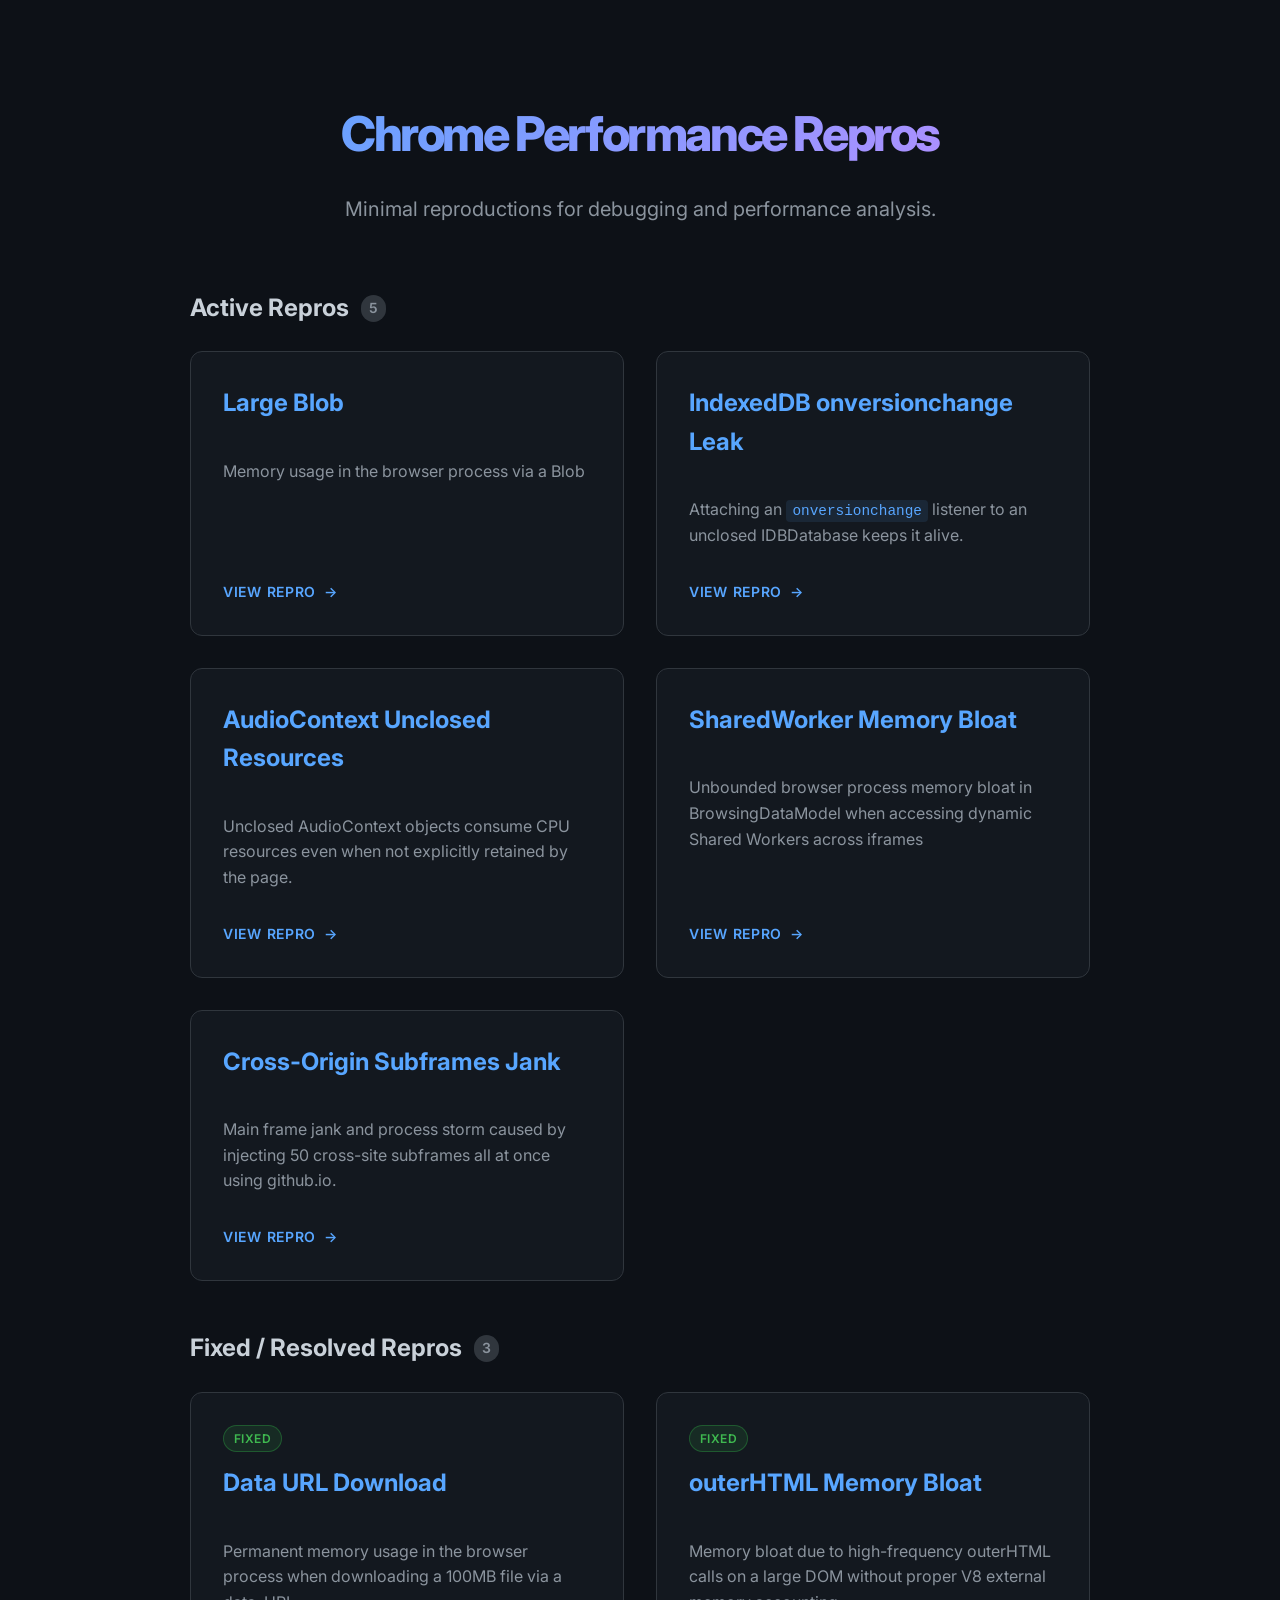
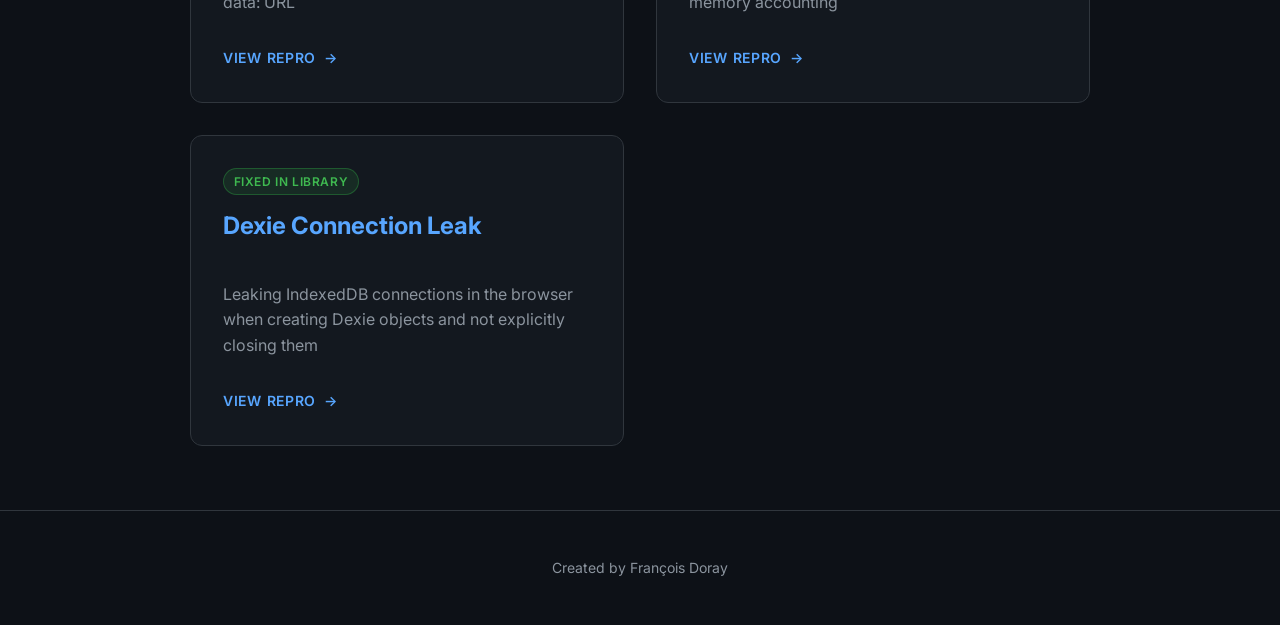
<file: index.html>
<!doctype html>
<html lang="en">
  <head>
    <meta charset="UTF-8" />
    <meta name="viewport" content="width=device-width, initial-scale=1.0" />
    <title>Chrome Performance Repros</title>
    <link rel="stylesheet" href="styles.css" />
    <link rel="preconnect" href="https://fonts.googleapis.com" />
    <link rel="preconnect" href="https://fonts.gstatic.com" crossorigin />
    <link
      href="https://fonts.googleapis.com/css2?family=Inter:wght@400;500;600;800&display=swap"
      rel="stylesheet"
    />
    <meta
      name="description"
      content="A collection of minimal reproductions for Chrome performance issues."
    />
  </head>
  <body>
    <div class="container">
      <header>
        <h1>Chrome Performance Repros</h1>
        <p class="subtitle">
          Minimal reproductions for debugging and performance analysis.
        </p>
      </header>

      <h2 class="section-title">Active Repros <span class="count">5</span></h2>
      <div class="repros-grid">
        <a href="blob-leak.html" class="card">
          <h2>Large Blob</h2>
          <p>Memory usage in the browser process via a Blob</p>
          <div class="card-footer">View Repro</div>
        </a>

        <a href="idb-onversionchange-leak.html" class="card">
          <h2>IndexedDB onversionchange Leak</h2>
          <p>
            Attaching an <code>onversionchange</code> listener to an unclosed IDBDatabase keeps it alive.
          </p>
          <div class="card-footer">View Repro</div>
        </a>

        <a href="audio-context-leak.html" class="card">
          <h2>AudioContext Unclosed Resources</h2>
          <p>
            Unclosed AudioContext objects consume CPU resources even when not explicitly retained by the page.
          </p>
          <div class="card-footer">View Repro</div>
        </a>

        <a href="shared-worker-leak.html" class="card">
          <h2>SharedWorker Memory Bloat</h2>
          <p>
            Unbounded browser process memory bloat in BrowsingDataModel when
            accessing dynamic Shared Workers across iframes
          </p>
          <div class="card-footer">View Repro</div>
        </a>

        <a href="cross-origin-subframes-jank.html" class="card">
          <h2>Cross-Origin Subframes Jank</h2>
          <p>
            Main frame jank and process storm caused by injecting 50 cross-site
            subframes all at once using github.io.
          </p>
          <div class="card-footer">View Repro</div>
        </a>
      </div>

      <h2 class="section-title">Fixed / Resolved Repros <span class="count">3</span></h2>
      <div class="repros-grid">
        <a href="data-url-download.html" class="card">
          <span class="badge badge-fixed">Fixed</span>
          <h2>Data URL Download</h2>
          <p>
            Permanent memory usage in the browser process when downloading a
            100MB file via a data: URL
          </p>
          <div class="card-footer">View Repro</div>
        </a>

        <a href="outer-html-leak.html" class="card">
          <span class="badge badge-fixed">Fixed</span>
          <h2>outerHTML Memory Bloat</h2>
          <p>
            Memory bloat due to high-frequency outerHTML calls on a large DOM
            without proper V8 external memory accounting
          </p>
          <div class="card-footer">View Repro</div>
        </a>

        <a href="dexie-leak.html" class="card">
          <span class="badge badge-fixed">Fixed in Library</span>
          <h2>Dexie Connection Leak</h2>
          <p>
            Leaking IndexedDB connections in the browser when creating Dexie
            objects and not explicitly closing them
          </p>
          <div class="card-footer">View Repro</div>
        </a>
      </div>
    </div>

    <footer>
      <p>Created by François Doray</p>
    </footer>
  </body>
</html>
</file>
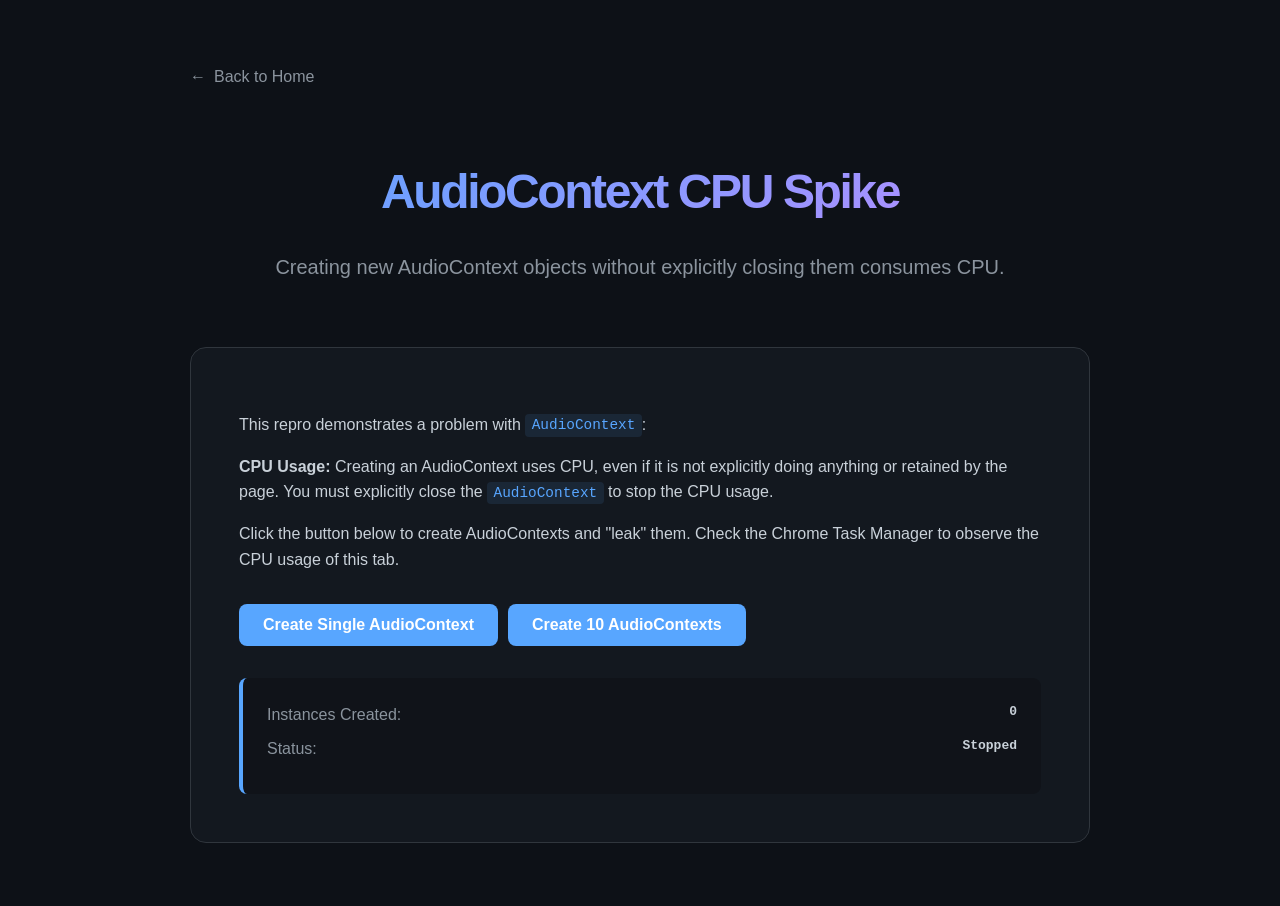
<file: audio-context-leak.html>
<!doctype html>
<html lang="en">
  <head>
    <meta charset="UTF-8" />
    <meta name="viewport" content="width=device-width, initial-scale=1.0" />
    <title>AudioContext Leak Repro</title>
    <link rel="stylesheet" href="styles.css" />
  </head>
  <body>
    <div class="container">
      <a href="index.html" class="back-link">Back to Home</a>

      <header>
        <h1>AudioContext CPU Spike</h1>
        <p class="subtitle">
          Creating new AudioContext objects without explicitly closing them consumes CPU.
        </p>
      </header>

      <section class="repro-container">
        <p>
          This repro demonstrates a problem with <code>AudioContext</code>:
        </p>
        <p>
          <strong>CPU Usage:</strong> Creating an AudioContext uses CPU, even if it is not explicitly doing anything or retained by the page. You must explicitly close the <code>AudioContext</code> to stop the CPU usage.
        </p>
        <p>
          Click the button below to create AudioContexts and "leak" them. Check the Chrome Task Manager to observe the CPU usage of this tab.
        </p>

        <div style="margin-top: 2rem; display: flex; gap: 10px;">
          <button id="singleBtn" class="btn">Create Single AudioContext</button>
          <button id="tenBtn" class="btn">Create 10 AudioContexts</button>
        </div>

        <div class="status-panel">
          <div class="status-item">
            <span class="status-label">Instances Created:</span>
            <span class="status-value" id="instanceCount">0</span>
          </div>
          <div class="status-item">
            <span class="status-label">Status:</span>
            <span class="status-value" id="statusText">Stopped</span>
          </div>
        </div>
      </section>
    </div>

    <script>
      let count = 0;
      const singleBtn = document.getElementById("singleBtn");
      const tenBtn = document.getElementById("tenBtn");
      const instanceCountEl = document.getElementById("instanceCount");
      const statusTextEl = document.getElementById("statusText");

      function createSingle() {
        // Create an AudioContext without retaining it or explicitly closing it.
        new AudioContext();
        
        count++;
        instanceCountEl.innerText = count.toLocaleString();
        
        // Show status change briefly or permanently
        statusTextEl.innerText = "Single AudioContext Created";
      }

      function createTen() {
        for (let i = 0; i < 10; i++) {
          new AudioContext();
          count++;
        }
        instanceCountEl.innerText = count.toLocaleString();
        statusTextEl.innerText = "10 AudioContexts Created. Check Task Manager.";
      }

      singleBtn.addEventListener("click", () => {
        createSingle();
      });

      tenBtn.addEventListener("click", () => {
        createTen();
      });
    </script>
  </body>
</html>
</file>
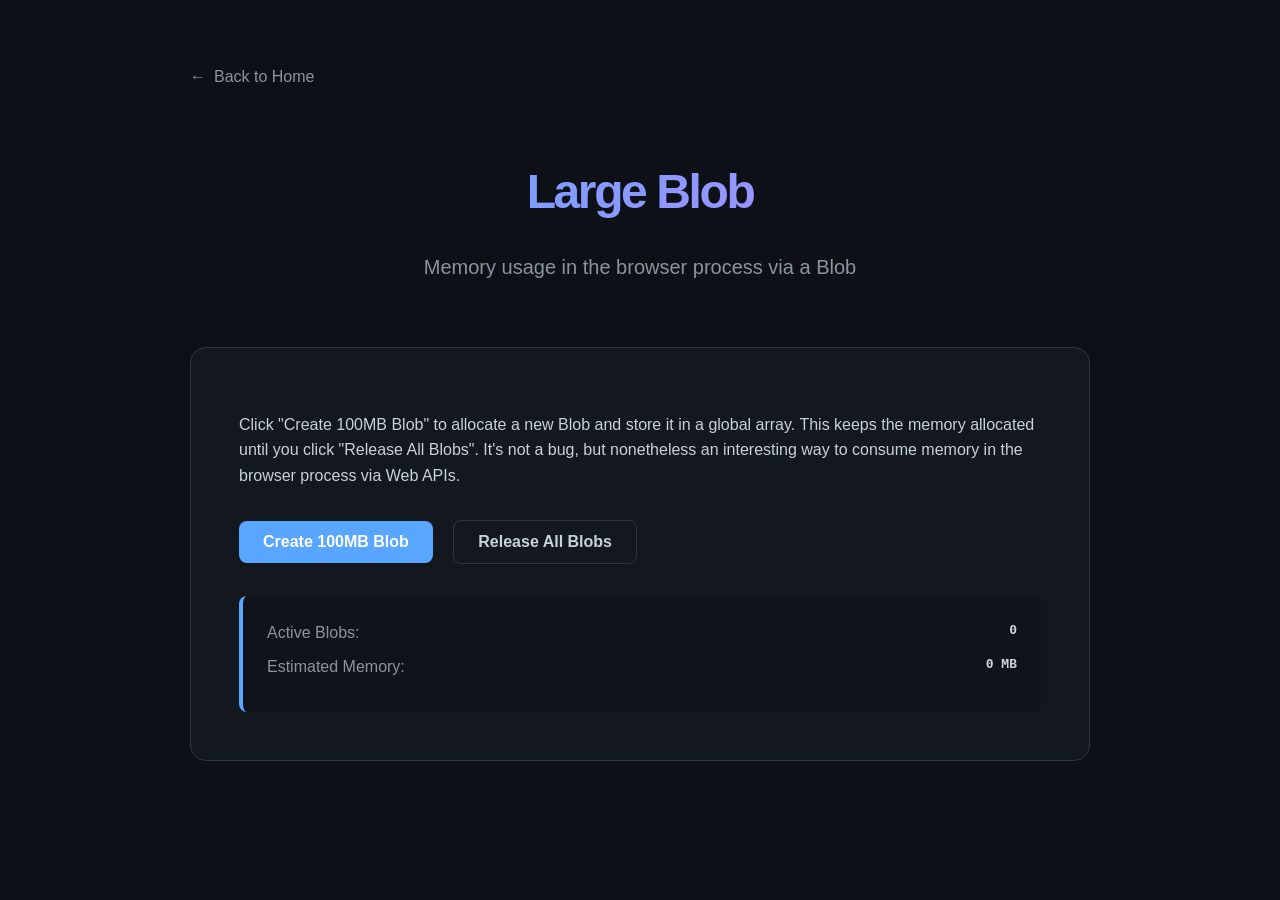
<file: blob-leak.html>
<!doctype html>
<html lang="en">
  <head>
    <meta charset="UTF-8" />
    <meta name="viewport" content="width=device-width, initial-scale=1.0" />
    <title>Large Blob Leak Repro</title>
    <link rel="stylesheet" href="styles.css" />
  </head>
  <body>
    <div class="container">
      <a href="index.html" class="back-link">Back to Home</a>

      <header>
        <h1>Large Blob</h1>
        <p class="subtitle">Memory usage in the browser process via a Blob</p>
      </header>

      <section class="repro-container">
        <p>
          Click "Create 100MB Blob" to allocate a new Blob and store it in a
          global array. This keeps the memory allocated until you click "Release
          All Blobs". It's not a bug, but nonetheless an interesting way to
          consume memory in the browser process via Web APIs.
        </p>

        <div style="margin-top: 2rem">
          <button id="createBtn" class="btn">Create 100MB Blob</button>
          <button id="releaseBtn" class="btn btn-secondary">
            Release All Blobs
          </button>
        </div>

        <div class="status-panel">
          <div class="status-item">
            <span class="status-label">Active Blobs:</span>
            <span class="status-value" id="blobCount">0</span>
          </div>
          <div class="status-item">
            <span class="status-label">Estimated Memory:</span>
            <span class="status-value" id="memValue">0 MB</span>
          </div>
        </div>
      </section>
    </div>

    <script>
      const blobs = [];
      const blobCountEl = document.getElementById("blobCount");
      const memValueEl = document.getElementById("memValue");
      const createBtn = document.getElementById("createBtn");
      const releaseBtn = document.getElementById("releaseBtn");

      function updateUI() {
        blobCountEl.innerText = blobs.length;
        memValueEl.innerText = blobs.length * 100 + " MB";
      }

      createBtn.addEventListener("click", () => {
        // Create a 100MB buffer of data
        const size = 100 * 1024 * 1024;
        const buffer = new Uint8Array(size).fill(42); // Just some data

        const blob = new Blob([buffer], { type: "application/octet-stream" });
        blobs.push(blob);

        updateUI();
      });

      releaseBtn.addEventListener("click", () => {
        blobs.length = 0; // Clear the array
        updateUI();
      });
    </script>
  </body>
</html>
</file>
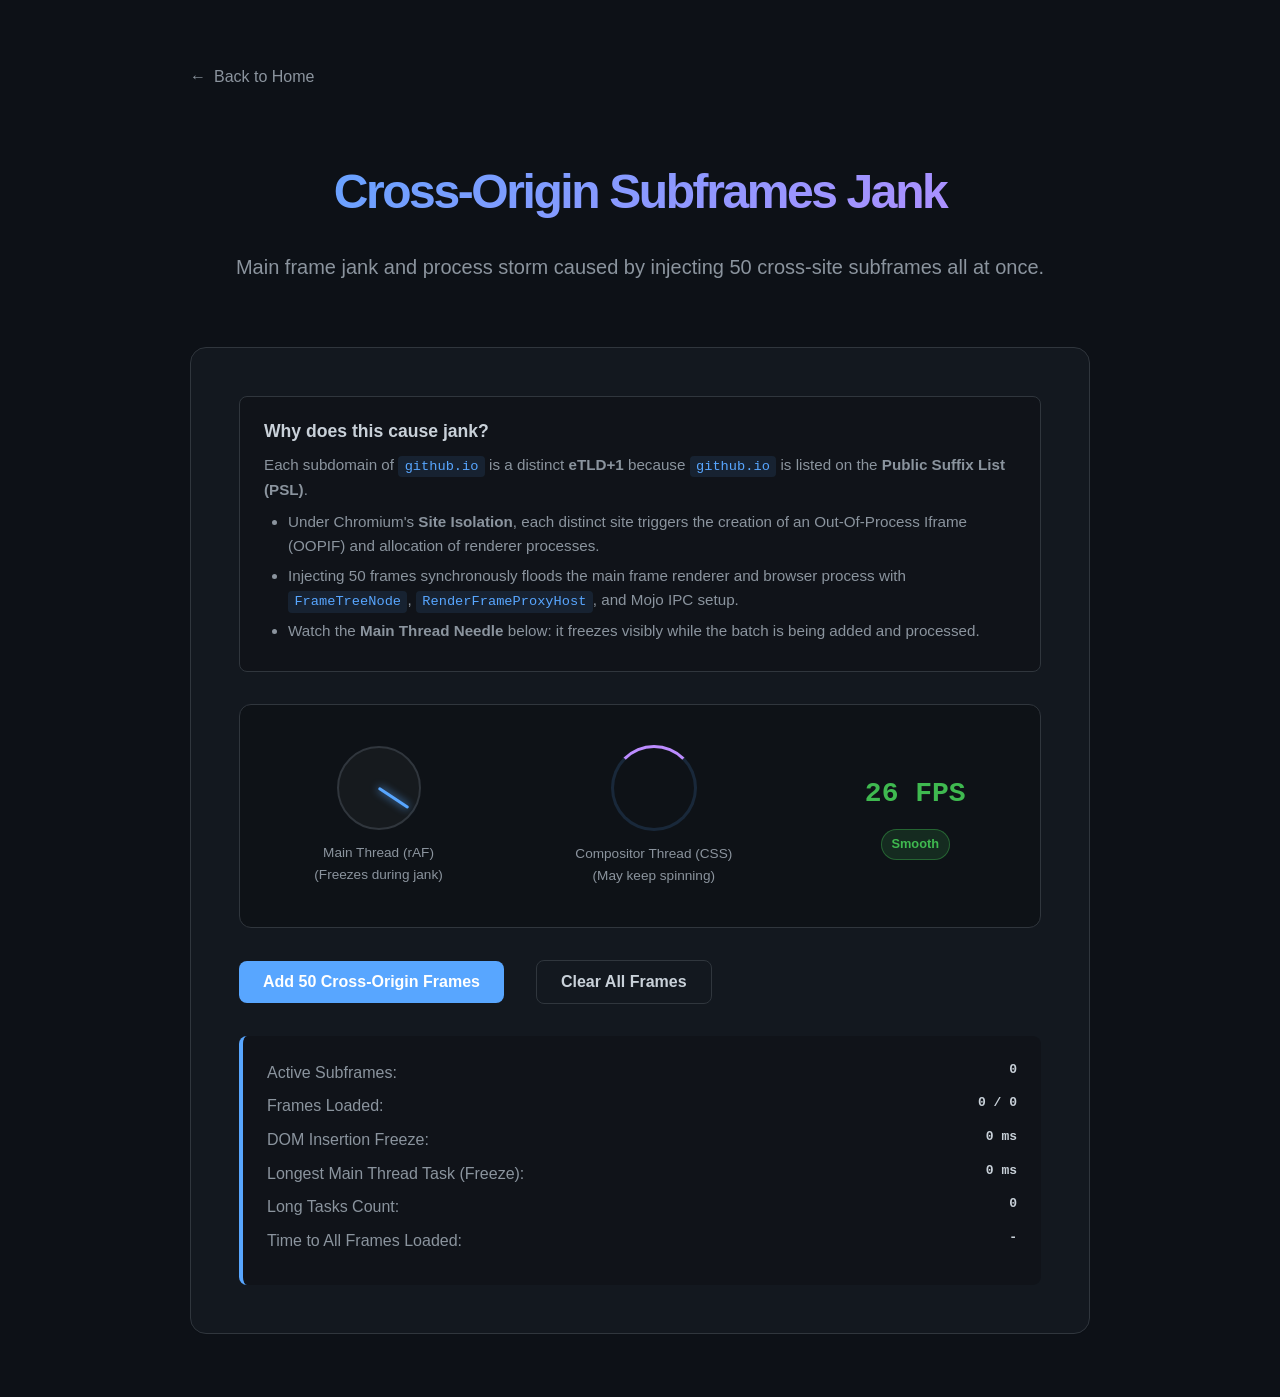
<file: cross-origin-subframes-jank.html>
<!doctype html>
<html lang="en">
  <head>
    <meta charset="UTF-8" />
    <meta name="viewport" content="width=device-width, initial-scale=1.0" />
    <title>Cross-Origin Subframes Jank Repro</title>
    <link rel="stylesheet" href="styles.css" />
    <style>
      .visualizer-card {
        background: rgba(0, 0, 0, 0.25);
        border: 1px solid var(--border-color);
        border-radius: 12px;
        padding: 1.5rem;
        margin-top: 1.5rem;
        display: flex;
        flex-direction: column;
        gap: 1.25rem;
      }

      .animation-row {
        display: flex;
        align-items: center;
        justify-content: space-around;
        gap: 2rem;
        flex-wrap: wrap;
        padding: 1rem 0;
      }

      .animation-box {
        display: flex;
        flex-direction: column;
        align-items: center;
        gap: 0.75rem;
      }

      .animation-label {
        font-size: 0.85rem;
        color: var(--secondary-color);
        font-weight: 500;
        text-align: center;
      }

      /* Main thread rAF dial */
      .dial-container {
        width: 80px;
        height: 80px;
        position: relative;
        border-radius: 50%;
        border: 2px solid var(--border-color);
        background: rgba(255, 255, 255, 0.03);
      }

      .dial-needle {
        position: absolute;
        width: 3px;
        height: 36px;
        background: var(--accent-color);
        top: 4px;
        left: calc(50% - 1.5px);
        transform-origin: bottom center;
        border-radius: 2px;
        box-shadow: 0 0 8px var(--accent-color);
      }

      /* Compositor CSS spinner */
      .css-spinner {
        width: 80px;
        height: 80px;
        border-radius: 50%;
        border: 3px solid rgba(88, 166, 255, 0.15);
        border-top-color: #bc8cff;
        animation: spin 1s linear infinite;
      }

      @keyframes spin {
        to {
          transform: rotate(360deg);
        }
      }

      /* FPS and Jank Indicator */
      .fps-display {
        font-family: monospace;
        font-size: 1.75rem;
        font-weight: 700;
        color: #3fb950;
        min-width: 90px;
        text-align: center;
      }

      .fps-display.jank {
        color: #f85149;
        animation: pulse 0.3s ease-in-out;
      }

      .jank-badge {
        font-size: 0.8rem;
        font-weight: 600;
        padding: 0.25rem 0.6rem;
        border-radius: 9999px;
        background: rgba(63, 185, 80, 0.15);
        color: #3fb950;
        border: 1px solid rgba(63, 185, 80, 0.4);
        transition: var(--transition);
      }

      .jank-badge.alert {
        background: rgba(248, 81, 73, 0.2);
        color: #f85149;
        border-color: rgba(248, 81, 73, 0.5);
      }

      /* Subframes Preview Grid */
      .frames-container {
        margin-top: 2rem;
      }

      .frames-header {
        display: flex;
        justify-content: space-between;
        align-items: center;
        margin-bottom: 0.75rem;
      }

      .frames-header h3 {
        margin: 0;
        font-size: 1.1rem;
        color: var(--text-color);
      }

      .frames-grid {
        display: grid;
        grid-template-columns: repeat(auto-fill, minmax(130px, 1fr));
        gap: 0.75rem;
        max-height: 280px;
        overflow-y: auto;
        padding: 0.75rem;
        background: rgba(0, 0, 0, 0.3);
        border: 1px solid var(--border-color);
        border-radius: 8px;
      }

      .frame-card {
        background: var(--card-hover);
        border: 1px solid var(--border-color);
        border-radius: 6px;
        padding: 0.5rem;
        display: flex;
        flex-direction: column;
        gap: 0.35rem;
        font-size: 0.75rem;
        overflow: hidden;
      }

      .frame-card.loaded {
        border-color: rgba(63, 185, 80, 0.6);
      }

      .frame-card-title {
        color: var(--secondary-color);
        white-space: nowrap;
        overflow: hidden;
        text-overflow: ellipsis;
        font-family: monospace;
      }

      .frame-card iframe {
        width: 100%;
        height: 60px;
        border: none;
        background: #000;
        border-radius: 4px;
      }
    </style>
  </head>
  <body>
    <div class="container">
      <a href="index.html" class="back-link">Back to Home</a>

      <header>
        <h1>Cross-Origin Subframes Jank</h1>
        <p class="subtitle">
          Main frame jank and process storm caused by injecting 50 cross-site subframes all at once.
        </p>
      </header>

      <section class="repro-container">
        <div class="info-box">
          <h3>Why does this cause jank?</h3>
          <p>
            Each subdomain of <code>github.io</code> is a distinct <strong>eTLD+1</strong> because <code>github.io</code> is listed on the <strong>Public Suffix List (PSL)</strong>.
          </p>
          <ul>
            <li>Under Chromium's <strong>Site Isolation</strong>, each distinct site triggers the creation of an Out-Of-Process Iframe (OOPIF) and allocation of renderer processes.</li>
            <li>Injecting 50 frames synchronously floods the main frame renderer and browser process with <code>FrameTreeNode</code>, <code>RenderFrameProxyHost</code>, and Mojo IPC setup.</li>
            <li>Watch the <strong>Main Thread Needle</strong> below: it freezes visibly while the batch is being added and processed.</li>
          </ul>
        </div>

        <!-- Visual Jank Monitoring Panel -->
        <div class="visualizer-card">
          <div class="animation-row">
            <!-- Main Thread RAF Needle -->
            <div class="animation-box">
              <div class="dial-container">
                <div class="dial-needle" id="needle"></div>
              </div>
              <span class="animation-label">Main Thread (rAF)<br />(Freezes during jank)</span>
            </div>

            <!-- Compositor CSS Animation -->
            <div class="animation-box">
              <div class="css-spinner"></div>
              <span class="animation-label">Compositor Thread (CSS)<br />(May keep spinning)</span>
            </div>

            <!-- Real-time FPS & Stutter Badge -->
            <div class="animation-box">
              <div class="fps-display" id="fpsDisplay">60 FPS</div>
              <div class="jank-badge" id="jankBadge">Smooth</div>
            </div>
          </div>
        </div>

        <div style="margin-top: 2rem; display: flex; gap: 1rem; align-items: center; flex-wrap: wrap;">
          <button id="add50Btn" class="btn">Add 50 Cross-Origin Frames</button>
          <button id="clearBtn" class="btn btn-secondary">Clear All Frames</button>
        </div>

        <div class="status-panel">
          <div class="status-item">
            <span class="status-label">Active Subframes:</span>
            <span class="status-value" id="activeFramesCount">0</span>
          </div>
          <div class="status-item">
            <span class="status-label">Frames Loaded:</span>
            <span class="status-value" id="loadedFramesCount">0 / 0</span>
          </div>
          <div class="status-item">
            <span class="status-label">DOM Insertion Freeze:</span>
            <span class="status-value" id="insertDuration">0 ms</span>
          </div>
          <div class="status-item">
            <span class="status-label">Longest Main Thread Task (Freeze):</span>
            <span class="status-value" id="longestLongTask">0 ms</span>
          </div>
          <div class="status-item">
            <span class="status-label">Long Tasks Count:</span>
            <span class="status-value" id="longTasksCount">0</span>
          </div>
          <div class="status-item">
            <span class="status-label">Time to All Frames Loaded:</span>
            <span class="status-value" id="allLoadedDuration">-</span>
          </div>
        </div>

        <!-- Frame Elements Container -->
        <div class="frames-container" id="framesSection" style="display: none;">
          <div class="frames-header">
            <h3>Rendered Subframes</h3>
            <span id="framesBatchLabel" style="font-size: 0.85rem; color: var(--secondary-color);"></span>
          </div>
          <div class="frames-grid" id="framesGrid"></div>
        </div>
      </section>
    </div>

    <script>
      const add50Btn = document.getElementById("add50Btn");
      const clearBtn = document.getElementById("clearBtn");
      const needle = document.getElementById("needle");
      const fpsDisplay = document.getElementById("fpsDisplay");
      const jankBadge = document.getElementById("jankBadge");

      const activeFramesCountEl = document.getElementById("activeFramesCount");
      const loadedFramesCountEl = document.getElementById("loadedFramesCount");
      const insertDurationEl = document.getElementById("insertDuration");
      const longestLongTaskEl = document.getElementById("longestLongTask");
      const longTasksCountEl = document.getElementById("longTasksCount");
      const allLoadedDurationEl = document.getElementById("allLoadedDuration");
      const framesSection = document.getElementById("framesSection");
      const framesGrid = document.getElementById("framesGrid");
      const framesBatchLabel = document.getElementById("framesBatchLabel");

      let totalFrames = 0;
      let loadedFrames = 0;
      let maxLongTaskMs = 0;
      let totalLongTasks = 0;
      let batchStartTime = 0;

      // 1. Main-Thread rAF Animation & FPS / Jank Tracker
      let angle = 0;
      let lastRafTime = performance.now();
      let frameCount = 0;
      let lastFpsCalculation = performance.now();

      function animate(now) {
        const delta = now - lastRafTime;
        lastRafTime = now;

        // Advance needle by 360 deg every second (approx 6 deg per 16.6ms)
        angle = (angle + (delta * 0.36)) % 360;
        needle.style.transform = `rotate(${angle}deg)`;

        // Detect frame drop / freeze
        if (delta > 80) {
          jankBadge.innerText = `Jank (${Math.round(delta)}ms hitch)`;
          jankBadge.classList.add("alert");
          fpsDisplay.classList.add("jank");
        } else if (delta < 25 && jankBadge.classList.contains("alert")) {
          // Recover after smooth frames
          setTimeout(() => {
            jankBadge.innerText = "Smooth";
            jankBadge.classList.remove("alert");
            fpsDisplay.classList.remove("jank");
          }, 300);
        }

        frameCount++;
        if (now - lastFpsCalculation >= 500) {
          const fps = Math.round((frameCount * 1000) / (now - lastFpsCalculation));
          fpsDisplay.innerText = `${fps} FPS`;
          frameCount = 0;
          lastFpsCalculation = now;
        }

        requestAnimationFrame(animate);
      }
      requestAnimationFrame(animate);

      // 2. Long Tasks Observer (PerformanceObserver)
      try {
        const observer = new PerformanceObserver((list) => {
          for (const entry of list.getEntries()) {
            totalLongTasks++;
            const duration = Math.round(entry.duration);
            if (duration > maxLongTaskMs) {
              maxLongTaskMs = duration;
            }
            longTasksCountEl.innerText = totalLongTasks;
            longestLongTaskEl.innerText = `${maxLongTaskMs} ms`;
            longestLongTaskEl.style.color = "#f85149";
          }
        });
        observer.observe({ entryTypes: ["longtask"] });
      } catch (e) {
        console.warn("Long Tasks API not supported", e);
      }

      // 3. Subframe Generation using github.io subdomains
      function add50Frames() {
        framesSection.style.display = "block";
        const count = 50;
        const previousTotal = totalFrames;
        totalFrames += count;
        activeFramesCountEl.innerText = totalFrames;
        loadedFramesCountEl.innerText = `${loadedFrames} / ${totalFrames}`;
        allLoadedDurationEl.innerText = "Loading...";

        batchStartTime = performance.now();

        const fragment = document.createDocumentFragment();
        const pendingInBatch = count;
        let batchLoaded = 0;

        const startInsert = performance.now();

        for (let i = 0; i < count; i++) {
          const frameIndex = previousTotal + i + 1;
          // Generate a unique subdomain on github.io (Public Suffix List => cross-site)
          const randomId = Math.random().toString(36).substring(2, 8);
          const domain = `repro-${Date.now().toString(36)}-${frameIndex}-${randomId}.github.io`;
          const url = `https://${domain}/`;

          const card = document.createElement("div");
          card.className = "frame-card";

          const title = document.createElement("div");
          title.className = "frame-card-title";
          title.title = domain;
          title.innerText = `#${frameIndex}: ${domain}`;

          const iframe = document.createElement("iframe");
          iframe.loading = "eager";
          iframe.src = url;

          iframe.addEventListener("load", () => {
            loadedFrames++;
            batchLoaded++;
            card.classList.add("loaded");
            loadedFramesCountEl.innerText = `${loadedFrames} / ${totalFrames}`;

            if (batchLoaded === pendingInBatch) {
              const totalElapsed = Math.round(performance.now() - batchStartTime);
              allLoadedDurationEl.innerText = `${totalElapsed} ms`;
            }
          });

          iframe.addEventListener("error", () => {
            loadedFrames++;
            batchLoaded++;
            loadedFramesCountEl.innerText = `${loadedFrames} / ${totalFrames}`;
          });

          card.appendChild(title);
          card.appendChild(iframe);
          fragment.appendChild(card);
        }

        // Synchronous DOM insertion of all 50 frames all at once
        framesGrid.appendChild(fragment);

        const insertElapsed = Math.round(performance.now() - startInsert);
        insertDurationEl.innerText = `${insertElapsed} ms`;
        framesBatchLabel.innerText = `Added batch of ${count} frames (${insertElapsed}ms synchronous insertion)`;
      }

      function clearFrames() {
        framesGrid.innerHTML = "";
        totalFrames = 0;
        loadedFrames = 0;
        maxLongTaskMs = 0;
        totalLongTasks = 0;
        activeFramesCountEl.innerText = "0";
        loadedFramesCountEl.innerText = "0 / 0";
        insertDurationEl.innerText = "0 ms";
        longestLongTaskEl.innerText = "0 ms";
        longestLongTaskEl.style.color = "";
        longTasksCountEl.innerText = "0";
        allLoadedDurationEl.innerText = "-";
        framesSection.style.display = "none";
        framesBatchLabel.innerText = "";
      }

      add50Btn.addEventListener("click", add50Frames);
      clearBtn.addEventListener("click", clearFrames);
    </script>
  </body>
</html>
</file>
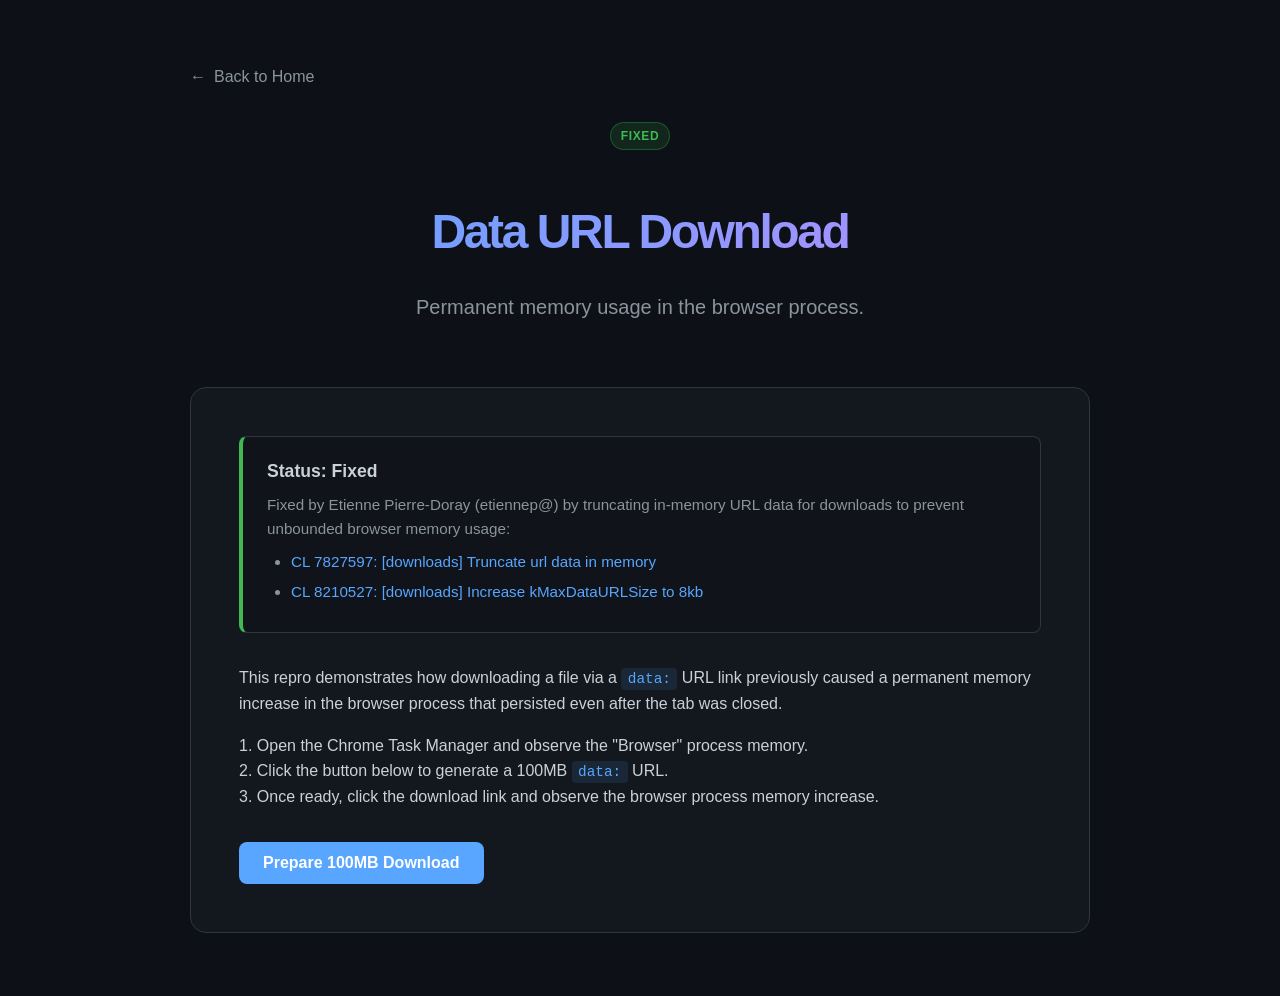
<file: data-url-download.html>
<!doctype html>
<html lang="en">
  <head>
    <meta charset="UTF-8" />
    <meta name="viewport" content="width=device-width, initial-scale=1.0" />
    <title>Data URL Download Repro</title>
    <link rel="stylesheet" href="styles.css" />
  </head>
  <body>
    <div class="container">
      <a href="index.html" class="back-link">Back to Home</a>

      <header>
        <div style="margin-bottom: 1rem">
          <span class="badge badge-fixed">Fixed</span>
        </div>
        <h1>Data URL Download</h1>
        <p class="subtitle">Permanent memory usage in the browser process.</p>
      </header>

      <section class="repro-container">
        <div class="info-box fixed">
          <h3>Status: Fixed</h3>
          <p>
            Fixed by Etienne Pierre-Doray (etiennep@) by truncating in-memory URL data for downloads to prevent unbounded browser memory usage:
          </p>
          <ul>
            <li>
              <a href="https://crrev.com/c/7827597" target="_blank" rel="noopener noreferrer">CL 7827597: [downloads] Truncate url data in memory</a>
            </li>
            <li>
              <a href="https://crrev.com/c/8210527" target="_blank" rel="noopener noreferrer">CL 8210527: [downloads] Increase kMaxDataURLSize to 8kb</a>
            </li>
          </ul>
        </div>

        <p>
          This repro demonstrates how downloading a file via a <code>data:</code> URL link 
          previously caused a permanent memory increase in the browser process that persisted even after the tab was closed.
        </p>
        <p>
          1. Open the Chrome Task Manager and observe the "Browser" process memory.<br>
          2. Click the button below to generate a 100MB <code>data:</code> URL.<br>
          3. Once ready, click the download link and observe the browser process memory increase.
        </p>

        <div style="margin-top: 2rem">
          <button id="generateBtn" class="btn">Prepare 100MB Download</button>
          <a id="downloadLink" class="btn btn-secondary" style="display: none"
            >Download 100MB File</a
          >
        </div>

        <div class="status-panel" id="statusPanel" style="display: none">
          <div class="status-item">
            <span class="status-label">Status:</span>
            <span class="status-value" id="statusValue">Idle</span>
          </div>
          <div class="status-item">
            <span class="status-label">Size:</span>
            <span class="status-value" id="sizeValue">0 MB</span>
          </div>
        </div>
      </section>
    </div>

    <script>
      const generateBtn = document.getElementById("generateBtn");
      const downloadLink = document.getElementById("downloadLink");
      const statusPanel = document.getElementById("statusPanel");
      const statusValue = document.getElementById("statusValue");
      const sizeValue = document.getElementById("sizeValue");

      generateBtn.addEventListener("click", () => {
        generateBtn.disabled = true;
        generateBtn.innerText = "Generating...";
        statusPanel.style.display = "block";
        statusValue.innerText = "Creating Blob...";

        // Give the UI a chance to update
        setTimeout(() => {
          const targetSize = 100 * 1024 * 1024; // 100MB
          const buffer = new Uint8Array(targetSize).fill(65); // 'A'

          const blob = new Blob([buffer], { type: "text/plain;charset=utf-8" });
          
          statusValue.innerText = "Converting to Data URL...";

          const reader = new FileReader();
          reader.onload = (e) => {
            const dataUrl = e.target.result;
            downloadLink.href = dataUrl;
            downloadLink.download = "large_repro_file.txt";
            downloadLink.style.display = "inline-block";

            statusValue.innerText = "Ready! Click the download link.";
            statusValue.style.color = "var(--accent-color)";
            sizeValue.innerText =
              (blob.size / (1024 * 1024)).toFixed(2) + " MB";

            generateBtn.innerText = "Regenerate";
            generateBtn.disabled = false;
          };

          reader.onerror = () => {
            statusValue.innerText = "Error generating Data URL";
            generateBtn.disabled = false;
          };

          reader.readAsDataURL(blob);
        }, 100);
      });
    </script>
  </body>
</html>
</file>
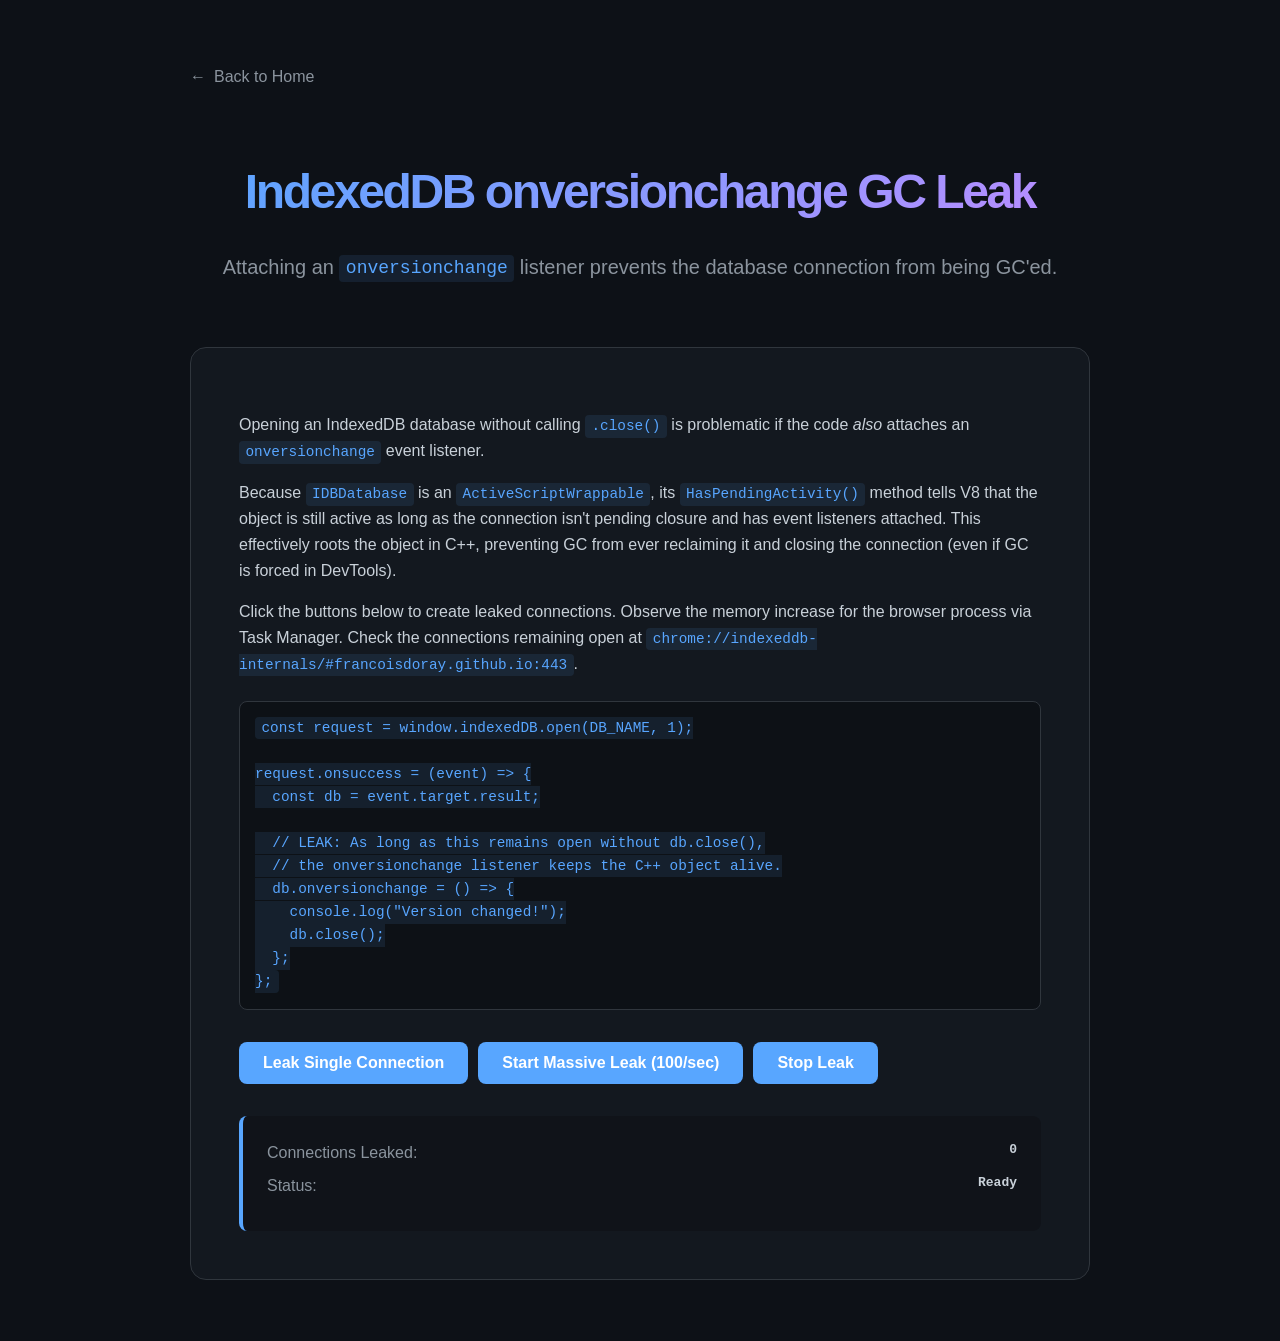
<file: idb-onversionchange-leak.html>
<!doctype html>
<html lang="en">
  <head>
    <meta charset="UTF-8" />
    <meta name="viewport" content="width=device-width, initial-scale=1.0" />
    <title>IndexedDB onversionchange Leak</title>
    <link rel="stylesheet" href="styles.css" />
  </head>
  <body>
    <div class="container">
      <a href="index.html" class="back-link">Back to Home</a>

      <header>
        <h1>IndexedDB onversionchange GC Leak</h1>
        <p class="subtitle">
          Attaching an <code>onversionchange</code> listener prevents the database connection from being GC'ed.
        </p>
      </header>

      <section class="repro-container">
        <p>
          Opening an IndexedDB database without calling <code>.close()</code> is problematic if the code <em>also</em> attaches an <code>onversionchange</code> event listener.
        </p>
        <p>
          Because <code>IDBDatabase</code> is an <code>ActiveScriptWrappable</code>, its <a href="https://source.chromium.org/chromium/chromium/src/+/main:third_party/blink/renderer/modules/indexeddb/idb_database.cc;l=622-627;drc=2be9b9fa86ff793ce11ff6cffbf05e98fe0c1b70" target="_blank" rel="noopener noreferrer"><code>HasPendingActivity()</code></a> method tells V8 that the object is still active as long as the connection isn't pending closure and has event listeners attached. This effectively roots the object in C++, preventing GC from ever reclaiming it and closing the connection (even if GC is forced in DevTools).
        </p>
        <p>
          Click the buttons below to create leaked connections. Observe the memory increase for the browser process via Task Manager. Check the connections remaining open at <code>chrome://indexeddb-internals/#francoisdoray.github.io:443</code>.
        </p>

        <div class="code-snippet" style="background: rgba(0, 0, 0, 0.3); padding: 15px; border-radius: 8px; border: 1px solid var(--border-color); margin: 1.5rem 0; overflow-x: auto;">
          <pre style="margin: 0; font-family: monospace;"><code>const request = window.indexedDB.open(DB_NAME, 1);

request.onsuccess = (event) => {
  const db = event.target.result;

  // LEAK: As long as this remains open without db.close(),
  // the onversionchange listener keeps the C++ object alive.
  db.onversionchange = () => {
    console.log("Version changed!");
    db.close();
  };
};</code></pre>
        </div>

        <div style="margin-top: 2rem; display: flex; gap: 10px;">
          <button id="singleBtn" class="btn">Leak Single Connection</button>
          <button id="startBtn" class="btn">Start Massive Leak (100/sec)</button>
          <button id="stopBtn" class="btn" disabled>Stop Leak</button>
        </div>

        <div class="status-panel">
          <div class="status-item">
            <span class="status-label">Connections Leaked:</span>
            <span class="status-value" id="instanceCount">0</span>
          </div>
          <div class="status-item">
            <span class="status-label">Status:</span>
            <span class="status-value" id="statusText">Ready</span>
          </div>
        </div>
      </section>
    </div>

    <script>
      let count = 0;
      let intervalId = null;
      const MAX_CONNECTIONS = 100000;
      const singleBtn = document.getElementById("singleBtn");
      const startBtn = document.getElementById("startBtn");
      const stopBtn = document.getElementById("stopBtn");
      const instanceCountEl = document.getElementById("instanceCount");
      const statusTextEl = document.getElementById("statusText");

      const DB_NAME = 'pn_store_leak_demo';

      function createLeakedConnection() {
        if (count >= MAX_CONNECTIONS) {
          stopLeak();
          return;
        }

        const request = window.indexedDB.open(DB_NAME, 1);

        request.onsuccess = (event) => {
          const db = event.target.result;

          db.onversionchange = () => {
             console.log("Version changed!");
             db.close();
          };

          count++;
          instanceCountEl.innerText = count.toLocaleString();
        };

        request.onerror = (e) => {
          console.error("Error opening DB:", e);
        };
      }

      function stopLeak() {
        if (intervalId) {
          clearInterval(intervalId);
          intervalId = null;
          startBtn.disabled = false;
          stopBtn.disabled = true;
          statusTextEl.innerText = "Leak stopped. Check Task Manager and indexeddb-internals.";
        }
      }

      singleBtn.addEventListener("click", () => {
        createLeakedConnection();
        statusTextEl.innerText = "Single connection leaked.";
      });

      startBtn.addEventListener("click", () => {
        startBtn.disabled = true;
        stopBtn.disabled = false;
        statusTextEl.innerText = "Leaking 100 connections per second...";
        intervalId = setInterval(createLeakedConnection, 10);
      });

      stopBtn.addEventListener("click", stopLeak);
    </script>
  </body>
</html>
</file>
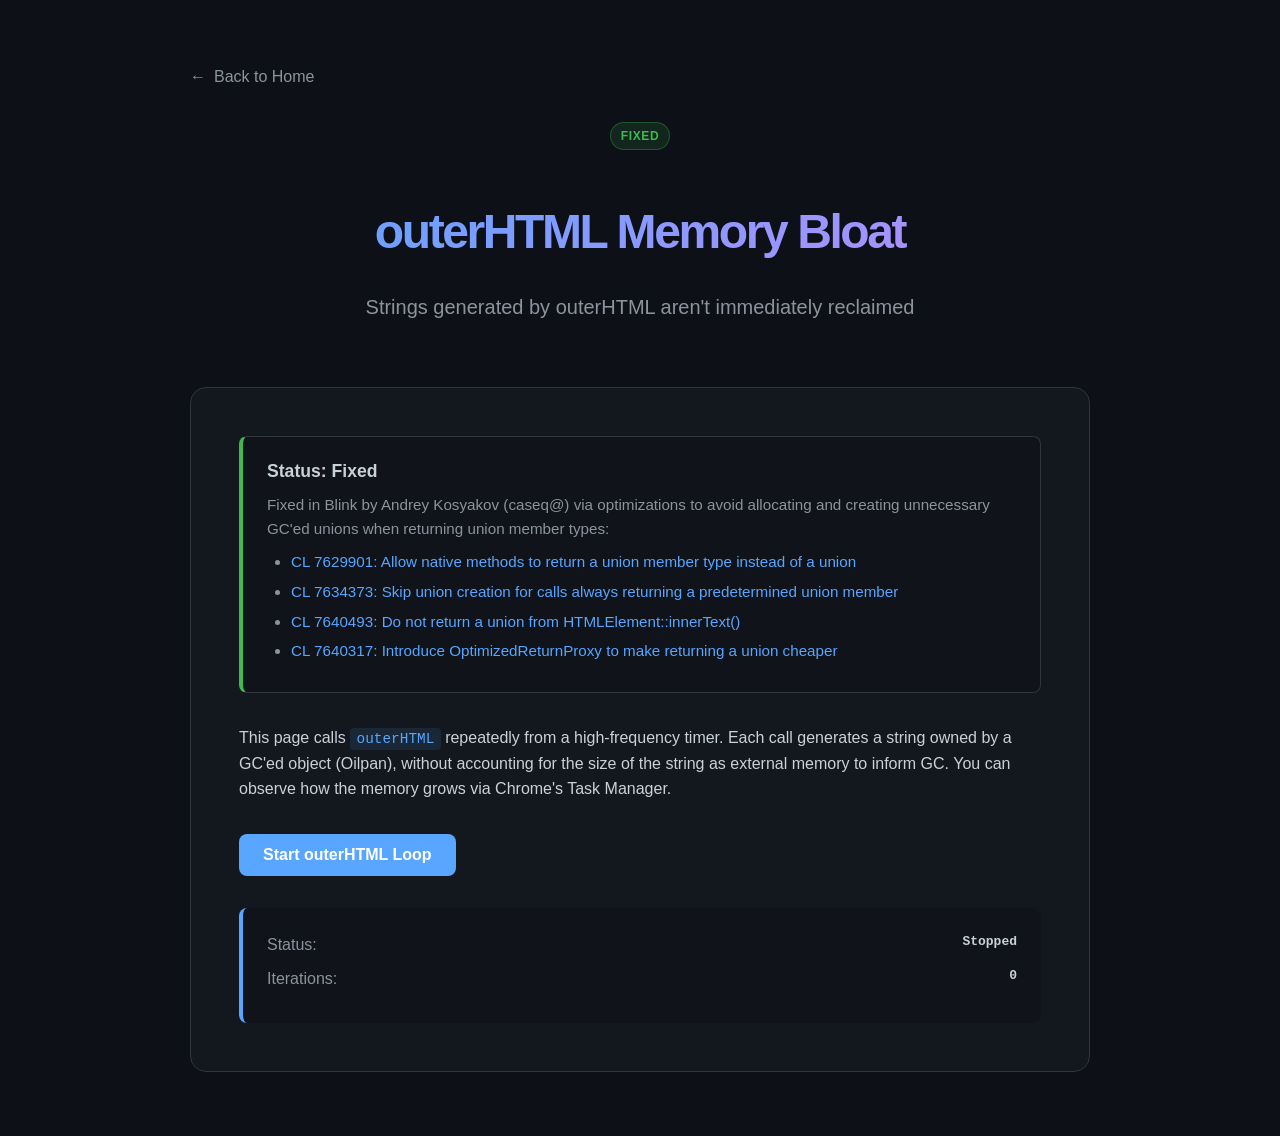
<file: outer-html-leak.html>
<!doctype html>
<html lang="en">
  <head>
    <meta charset="UTF-8" />
    <meta name="viewport" content="width=device-width, initial-scale=1.0" />
    <title>outerHTML Memory Bloat Repro</title>
    <link rel="stylesheet" href="styles.css" />
  </head>
  <body>
    <div class="container">
      <a href="index.html" class="back-link">Back to Home</a>

      <header>
        <div style="margin-bottom: 1rem">
          <span class="badge badge-fixed">Fixed</span>
        </div>
        <h1>outerHTML Memory Bloat</h1>
        <p class="subtitle">Strings generated by outerHTML aren't immediately reclaimed</p>
      </header>

      <section class="repro-container">
        <div class="info-box fixed">
          <h3>Status: Fixed</h3>
          <p>
            Fixed in Blink by Andrey Kosyakov (caseq@) via optimizations to avoid allocating and creating unnecessary GC'ed unions when returning union member types:
          </p>
          <ul>
            <li>
              <a href="https://crrev.com/c/7629901" target="_blank" rel="noopener noreferrer">CL 7629901: Allow native methods to return a union member type instead of a union</a>
            </li>
            <li>
              <a href="https://crrev.com/c/7634373" target="_blank" rel="noopener noreferrer">CL 7634373: Skip union creation for calls always returning a predetermined union member</a>
            </li>
            <li>
              <a href="https://crrev.com/c/7640493" target="_blank" rel="noopener noreferrer">CL 7640493: Do not return a union from HTMLElement::innerText()</a>
            </li>
            <li>
              <a href="https://crrev.com/c/7640317" target="_blank" rel="noopener noreferrer">CL 7640317: Introduce OptimizedReturnProxy to make returning a union cheaper</a>
            </li>
          </ul>
        </div>

        <p>
          This page calls <code>outerHTML</code> repeatedly from a high-frequency timer. Each call
          generates a string owned by a GC'ed object (Oilpan), without accounting for the size of
          the string as external memory to inform GC. You can observe how the memory grows
          via Chrome's Task Manager.
        </p>

        <div style="margin-top: 2rem">
          <button id="toggleBtn" class="btn">Start outerHTML Loop</button>
        </div>

        <div class="status-panel">
          <div class="status-item">
            <span class="status-label">Status:</span>
            <span class="status-value" id="statusText">Stopped</span>
          </div>
          <div class="status-item">
            <span class="status-label">Iterations:</span>
            <span class="status-value" id="iterationCount">0</span>
          </div>
        </div>

        <div id="largeDom" style="display: none;"></div>
      </section>
    </div>

    <script>
      const largeDom = document.getElementById('largeDom');
      const toggleBtn = document.getElementById('toggleBtn');
      const statusText = document.getElementById('statusText');
      const iterationCountEl = document.getElementById('iterationCount');

      // Create a large DOM tree
      function createLargeDom() {
        for (let i = 0; i < 10000; i++) {
          const div = document.createElement('div');
          div.textContent = 'Some text content to make the DOM larger ' + i;
          div.setAttribute('data-index', i);
          largeDom.appendChild(div);
        }
      }

      createLargeDom();

      let intervalId = null;
      let iterations = 0;

      toggleBtn.addEventListener('click', () => {
        if (intervalId) {
          clearInterval(intervalId);
          intervalId = null;
          toggleBtn.innerText = 'Start outerHTML Loop';
          statusText.innerText = 'Stopped';
          toggleBtn.classList.remove('btn-secondary');
        } else {
          toggleBtn.innerText = 'Stop outerHTML Loop';
          statusText.innerText = 'Running (1ms interval)';
          toggleBtn.classList.add('btn-secondary');
          
          intervalId = setInterval(() => {
            // Call outerHTML to generate a large string
            const str = largeDom.outerHTML;
            // The string 'str' goes out of scope here.
            
            iterations++;
            if (iterations % 100 === 0) {
              iterationCountEl.innerText = iterations;
            }
          }, 1);
        }
      });
    </script>
  </body>
</html>
</file>
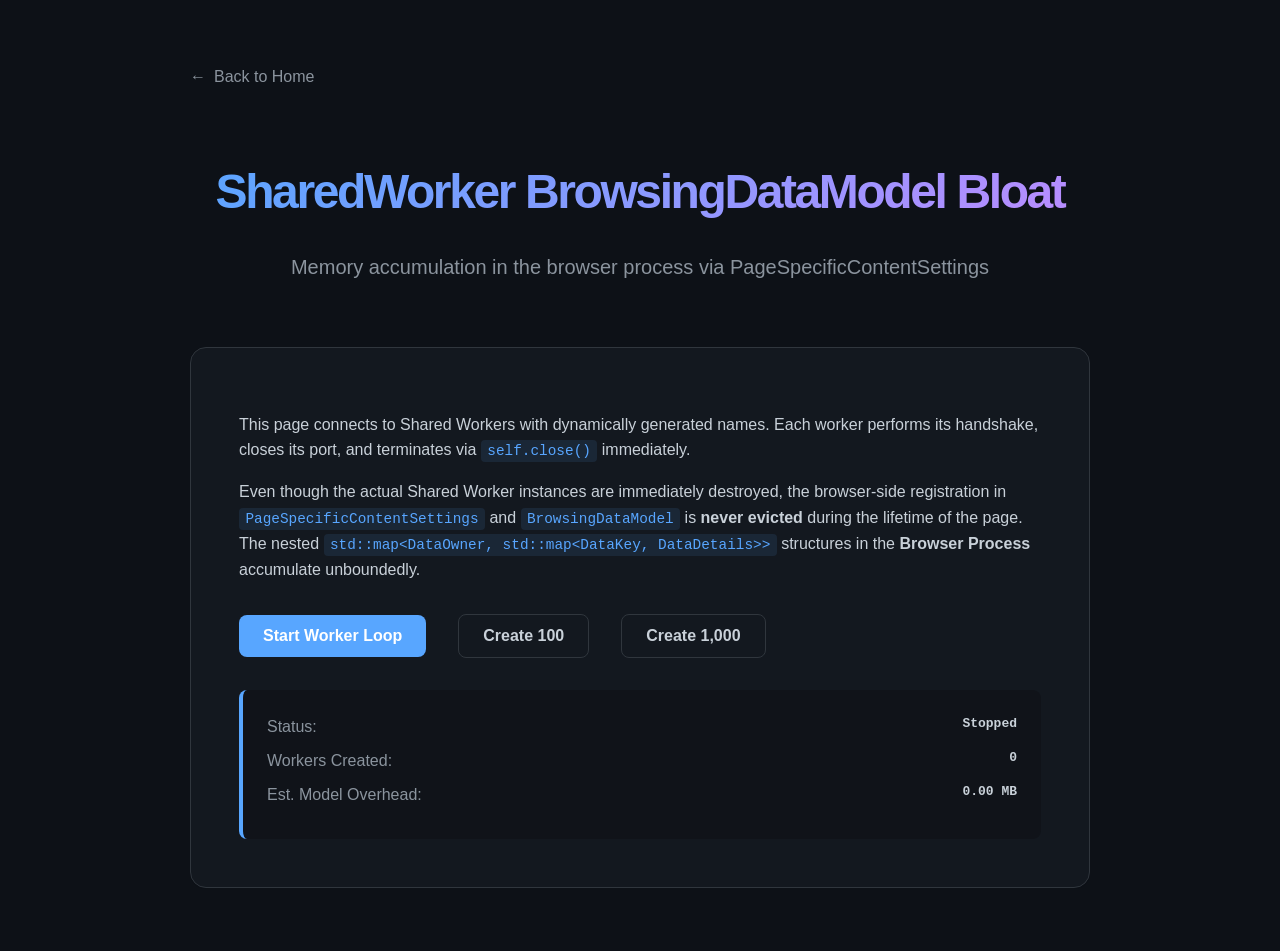
<file: shared-worker-leak.html>
<!doctype html>
<html lang="en">
  <head>
    <meta charset="UTF-8" />
    <meta name="viewport" content="width=device-width, initial-scale=1.0" />
    <title>SharedWorker BrowsingDataModel Bloat Repro</title>
    <link rel="stylesheet" href="styles.css" />
  </head>
  <body>
    <div class="container">
      <a href="index.html" class="back-link">Back to Home</a>

      <header>
        <h1>SharedWorker BrowsingDataModel Bloat</h1>
        <p class="subtitle">
          Memory accumulation in the browser process via
          PageSpecificContentSettings
        </p>
      </header>

      <section class="repro-container">
        <p>
          This page connects to Shared Workers with dynamically generated names.
          Each worker performs its handshake, closes its port, and terminates via
          <code>self.close()</code> immediately.
        </p>
        <p>
          Even though the actual Shared Worker instances are immediately destroyed,
          the browser-side registration in <code>PageSpecificContentSettings</code>
          and <code>BrowsingDataModel</code> is <strong>never evicted</strong> during
          the lifetime of the page. The nested
          <code>std::map&lt;DataOwner, std::map&lt;DataKey, DataDetails&gt;&gt;</code>
          structures in the <strong>Browser Process</strong> accumulate unboundedly.
        </p>

        <div style="margin-top: 2rem; display: flex; gap: 1rem; align-items: center; flex-wrap: wrap;">
          <button id="toggleBtn" class="btn">Start Worker Loop</button>
          <button id="step100Btn" class="btn btn-secondary">Create 100</button>
          <button id="step1kBtn" class="btn btn-secondary">Create 1,000</button>
        </div>

        <div class="status-panel">
          <div class="status-item">
            <span class="status-label">Status:</span>
            <span class="status-value" id="statusText">Stopped</span>
          </div>
          <div class="status-item">
            <span class="status-label">Workers Created:</span>
            <span class="status-value" id="workerCount">0</span>
          </div>
          <div class="status-item">
            <span class="status-label">Est. Model Overhead:</span>
            <span class="status-value" id="estMem">0.0 MB</span>
          </div>
        </div>
      </section>
    </div>

    <script>
      const toggleBtn = document.getElementById("toggleBtn");
      const step100Btn = document.getElementById("step100Btn");
      const step1kBtn = document.getElementById("step1kBtn");
      const statusText = document.getElementById("statusText");
      const workerCountEl = document.getElementById("workerCount");
      const estMemEl = document.getElementById("estMem");

      let intervalId = null;
      let count = 0;
      const RATE = 400; // 400 workers per second

      // Worker immediately closes its port and terminates via self.close()
      const workerScript = `
        self.onconnect = function(e) {
          const port = e.ports[0];
          port.close();
          self.close();
        };
      `;
      const workerBlob = new Blob([workerScript], { type: "application/javascript" });
      const workerUrl = URL.createObjectURL(workerBlob);

      function updateUI() {
        workerCountEl.innerText = count.toLocaleString();
        estMemEl.innerText = ((count * 308) / (1024 * 1024)).toFixed(2) + " MB";
      }

      function createBatch(batchSize) {
        for (let i = 0; i < batchSize; i++) {
          const id = count++;
          const workerName = "w_" + id + "_" + Math.random().toString(36).slice(2, 8);
          try {
            const worker = new SharedWorker(workerUrl, workerName);
            worker.port.close();
          } catch (e) {
            console.error(e);
          }
        }
        updateUI();
      }

      function stopLoop() {
        if (intervalId) {
          clearInterval(intervalId);
          intervalId = null;
          toggleBtn.innerText = "Start Worker Loop";
          toggleBtn.classList.remove("btn-secondary");
          statusText.innerText = "Stopped";
        }
      }

      function startLoop() {
        toggleBtn.innerText = "Stop Worker Loop";
        statusText.innerText = `Running (${RATE} workers / sec)`;
        toggleBtn.classList.add("btn-secondary");

        // 40 workers per 100ms = 400 workers / sec
        const perTick = Math.round(RATE / 10);
        intervalId = setInterval(() => {
          createBatch(perTick);
        }, 100);
      }

      toggleBtn.addEventListener("click", () => {
        if (intervalId) {
          stopLoop();
        } else {
          startLoop();
        }
      });

      step100Btn.addEventListener("click", () => {
        createBatch(100);
      });

      step1kBtn.addEventListener("click", () => {
        createBatch(1000);
      });

      updateUI();
    </script>
  </body>
</html>
</file>
<file: styles.css>
:root {
  --bg-color: #0d1117;
  --panel-bg: rgba(22, 27, 34, 0.8);
  --text-color: #c9d1d9;
  --accent-color: #58a6ff;
  --secondary-color: #8b949e;
  --border-color: #30363d;
  --card-hover: #161b22;
  --transition: all 0.3s ease;
}

body {
  margin: 0;
  padding: 0;
  font-family:
    "Inter",
    -apple-system,
    BlinkMacSystemFont,
    "Segoe UI",
    Roboto,
    sans-serif;
  background-color: var(--bg-color);
  color: var(--text-color);
  line-height: 1.6;
  display: flex;
  flex-direction: column;
  min-height: 100vh;
}

a {
  color: var(--accent-color);
  text-decoration: none;
  transition: var(--transition);
}

a:hover {
  text-decoration: underline;
  filter: brightness(1.2);
}

code {
  font-family:
    "Fira Code", "Cascadia Code", Consolas, Monaco, "Andale Mono",
    "Ubuntu Mono", monospace;
  background: rgba(88, 166, 255, 0.1);
  color: var(--accent-color);
  padding: 0.2rem 0.4rem;
  border-radius: 4px;
  font-size: 0.9em;
}
.container {
  max-width: 900px;
  margin: 0 auto;
  padding: 4rem 2rem;
  flex-grow: 1;
}

header {
  text-align: center;
  margin-bottom: 4rem;
}

h1 {
  font-size: 3rem;
  font-weight: 800;
  margin-bottom: 0.5rem;
  background: linear-gradient(135deg, #58a6ff 0%, #bc8cff 100%);
  -webkit-background-clip: text;
  background-clip: text;
  -webkit-text-fill-color: transparent;
  letter-spacing: -0.05em;
}

p.subtitle {
  color: var(--secondary-color);
  font-size: 1.25rem;
}

.repros-grid {
  display: grid;
  grid-template-columns: repeat(auto-fit, minmax(280px, 1fr));
  gap: 2rem;
}

.card {
  background: var(--panel-bg);
  border: 1px solid var(--border-color);
  border-radius: 12px;
  padding: 2rem;
  text-decoration: none;
  color: inherit;
  transition: var(--transition);
  backdrop-filter: blur(10px);
  display: flex;
  flex-direction: column;
}

.card:hover {
  transform: translateY(-5px);
  border-color: var(--accent-color);
  background: var(--card-hover);
  box-shadow: 0 10px 30px rgba(0, 0, 0, 0.5);
  text-decoration: none;
}

.card h2 {
  margin-top: 0;
  font-size: 1.5rem;
  color: var(--accent-color);
}

.card p {
  color: var(--secondary-color);
  margin-bottom: 2rem;
  flex-grow: 1;
}

.card-footer {
  font-size: 0.875rem;
  font-weight: 600;
  text-transform: uppercase;
  letter-spacing: 0.05em;
  color: var(--accent-color);
  display: flex;
  align-items: center;
}

.card-footer::after {
  content: "→";
  margin-left: 0.5rem;
  transition: var(--transition);
}

.card:hover .card-footer::after {
  transform: translateX(5px);
}

footer {
  text-align: center;
  padding: 2rem;
  color: var(--secondary-color);
  font-size: 0.875rem;
  border-top: 1px solid var(--border-color);
}

/* Back button for subpages */
.back-link {
  display: inline-flex;
  align-items: center;
  color: var(--secondary-color);
  text-decoration: none;
  margin-bottom: 2rem;
  font-weight: 500;
  transition: var(--transition);
}

.back-link:hover {
  color: var(--accent-color);
  text-decoration: none;
}

.back-link::before {
  content: "←";
  margin-right: 0.5rem;
}

/* Specific Repro UI */
.repro-container {
  background: var(--panel-bg);
  border: 1px solid var(--border-color);
  border-radius: 16px;
  padding: 3rem;
  backdrop-filter: blur(10px);
}

.btn {
  background: var(--accent-color);
  color: white;
  border: none;
  padding: 0.75rem 1.5rem;
  border-radius: 8px;
  font-size: 1rem;
  font-weight: 600;
  cursor: pointer;
  transition: var(--transition);
  display: inline-block;
  text-decoration: none;
}

.btn:hover {
  filter: brightness(1.2);
  transform: translateY(-2px);
  box-shadow: 0 4px 12px rgba(88, 166, 255, 0.3);
}

.btn-secondary {
  background: transparent;
  border: 1px solid var(--border-color);
  color: var(--text-color);
  margin-left: 1rem;
}

.btn-secondary:hover {
  border-color: var(--secondary-color);
}

.status-panel {
  margin-top: 2rem;
  background: rgba(0, 0, 0, 0.2);
  border-radius: 8px;
  padding: 1.5rem;
  border-left: 4px solid var(--accent-color);
}

.status-item {
  display: flex;
  justify-content: space-between;
  margin-bottom: 0.5rem;
}

.status-label {
  color: var(--secondary-color);
}

.status-value {
  font-family: monospace;
  font-weight: 600;
}

/* Badges */
.badge {
  display: inline-flex;
  align-items: center;
  font-size: 0.75rem;
  font-weight: 600;
  text-transform: uppercase;
  letter-spacing: 0.05em;
  padding: 0.2rem 0.6rem;
  border-radius: 9999px;
  width: fit-content;
  margin-bottom: 0.75rem;
}

.badge-fixed {
  background: rgba(46, 160, 67, 0.15);
  color: #3fb950;
  border: 1px solid rgba(46, 160, 67, 0.4);
}

/* Sections on home page */
.section-title {
  font-size: 1.5rem;
  font-weight: 700;
  margin: 3rem 0 1.5rem;
  color: var(--text-color);
  display: flex;
  align-items: center;
  gap: 0.75rem;
}

.section-title:first-of-type {
  margin-top: 0;
}

.section-title .count {
  font-size: 0.875rem;
  font-weight: 600;
  background: var(--border-color);
  color: var(--secondary-color);
  padding: 0.15rem 0.5rem;
  border-radius: 9999px;
}

/* Info Box */
.info-box {
  background: rgba(0, 0, 0, 0.2);
  border: 1px solid var(--border-color);
  border-radius: 8px;
  padding: 1.25rem 1.5rem;
  margin-bottom: 2rem;
}

.info-box.fixed {
  border-left: 4px solid #3fb950;
}

.info-box h3 {
  margin: 0 0 0.5rem;
  font-size: 1.1rem;
  color: var(--text-color);
  display: flex;
  align-items: center;
  gap: 0.5rem;
}

.info-box p {
  margin: 0.5rem 0;
  color: var(--secondary-color);
  font-size: 0.95rem;
}

.info-box ul {
  margin: 0.5rem 0 0.5rem 1.5rem;
  padding: 0;
  color: var(--secondary-color);
  font-size: 0.95rem;
}

.info-box li {
  margin-bottom: 0.35rem;
}
</file>
